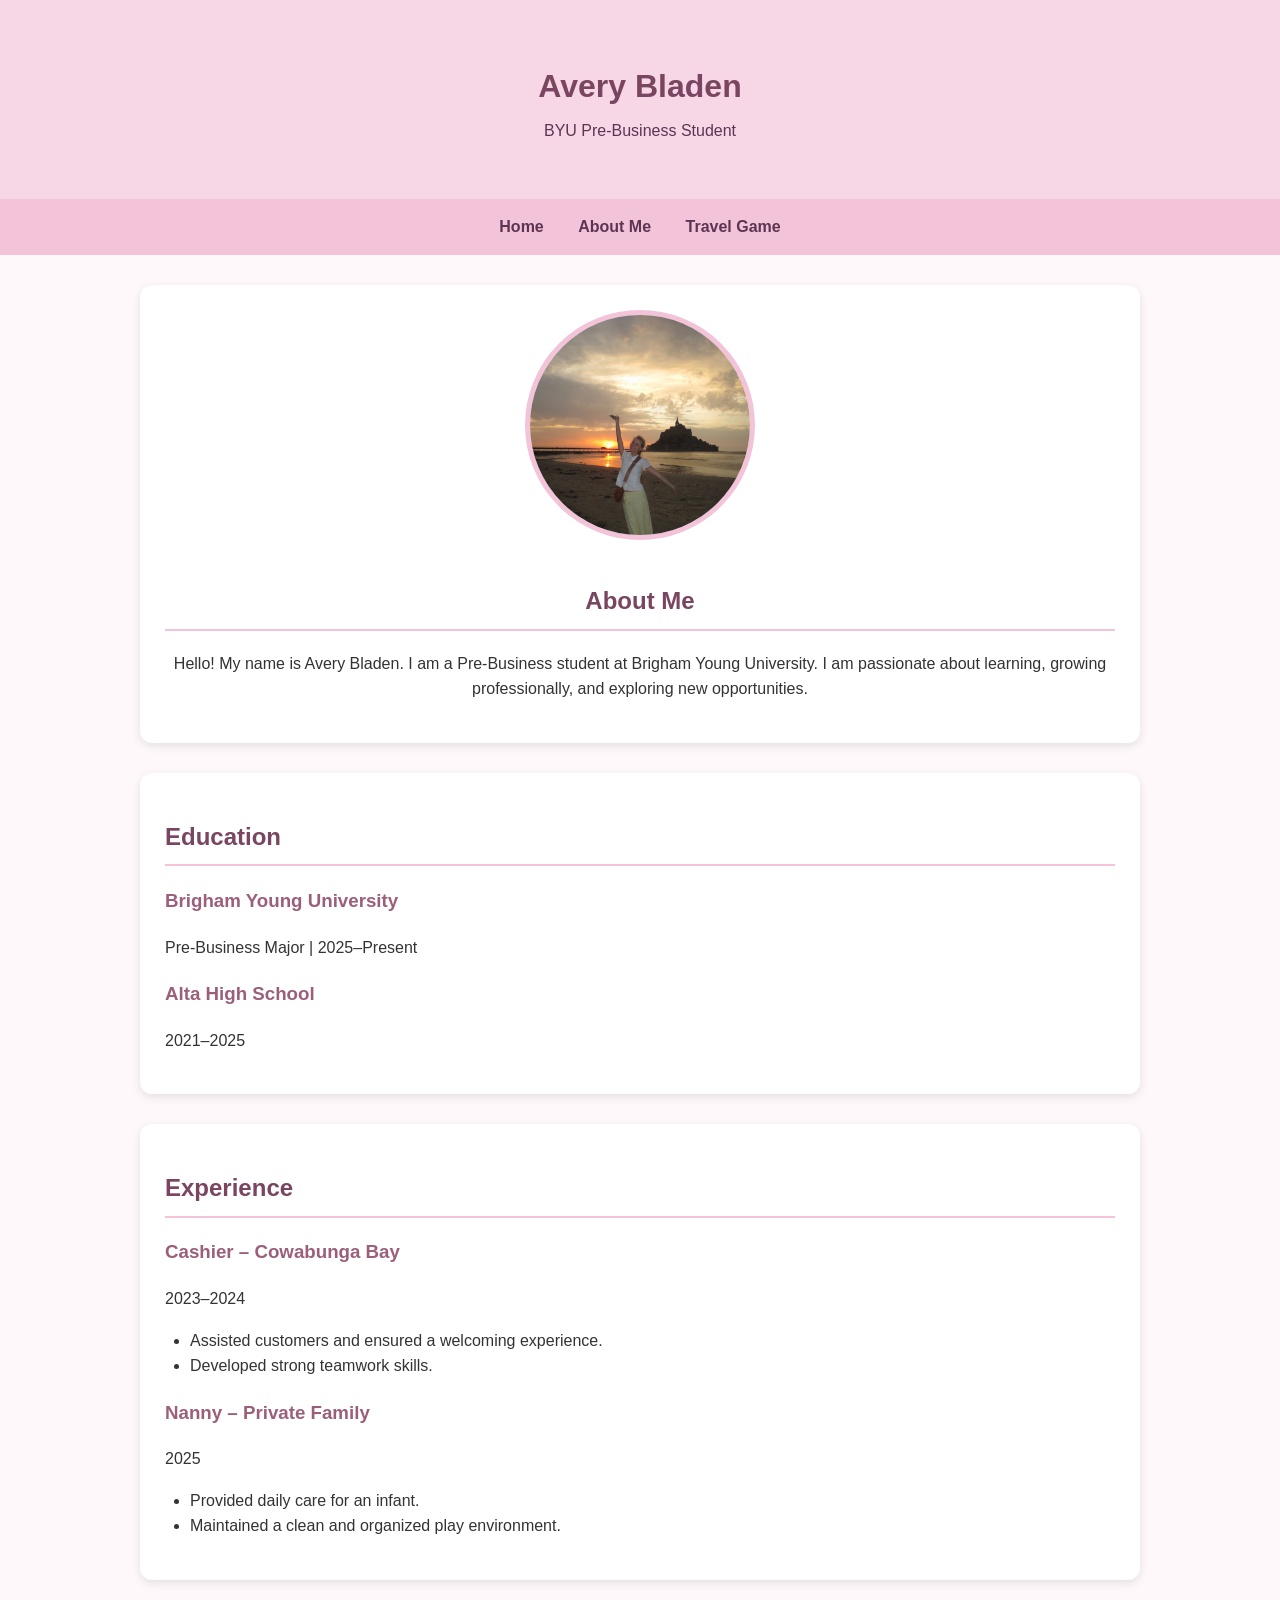
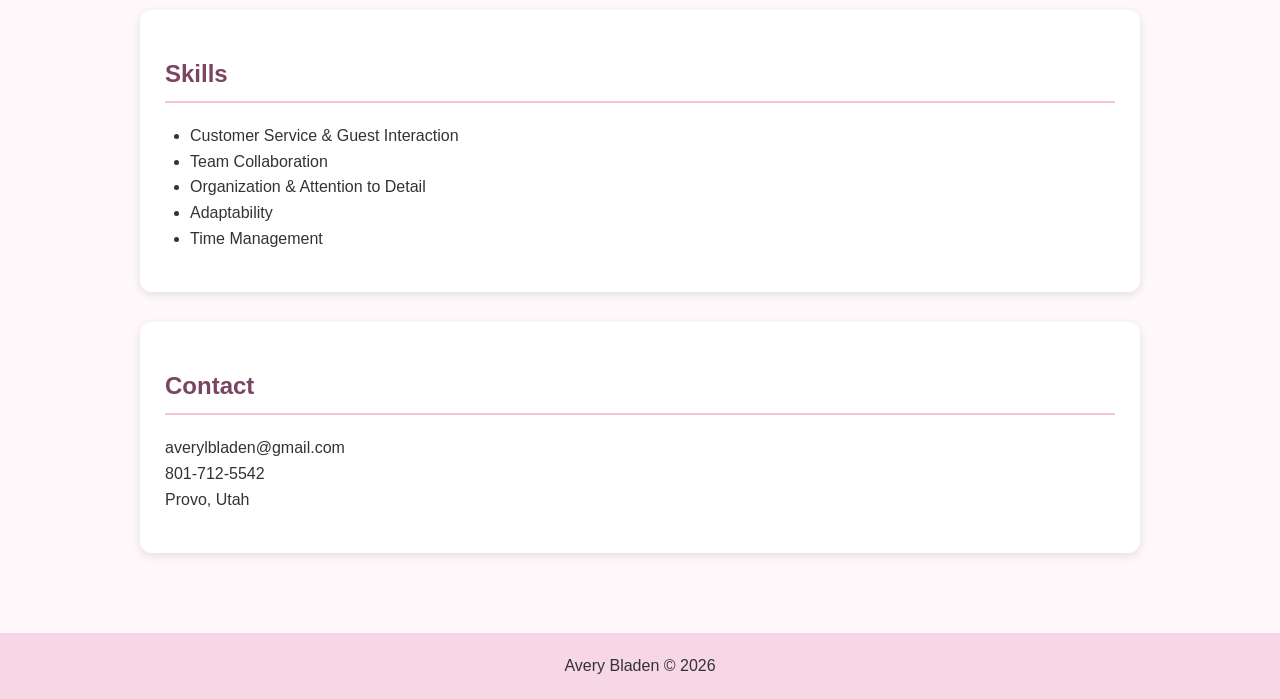
<file: index.html>
<!DOCTYPE html>
<html lang="en">

<head>
    <meta charset="UTF-8">
    <title>Avery Bladen</title>
    <link rel="stylesheet" href="styles/styles.css">
</head>

<body>

<header>
    <h1>Avery Bladen</h1>
    <p>BYU Pre-Business Student</p>
</header>

<nav>
    <a href="index.html">Home</a>
    <a href="scratch.html">About Me</a>
    <a href="app.html">Travel Game</a>
</nav>

<div class="container">

    <!-- ABOUT SECTION -->

    <section class="section center">

        <img src="images/IMG_5725.JPG"
             alt="Avery Bladen"
             class="headshot">

        <h2>About Me</h2>

        <p>
            Hello! My name is Avery Bladen. I am a Pre-Business student at
            Brigham Young University. I am passionate about learning,
            growing professionally, and exploring new opportunities.
        </p>

    </section>

    <!-- EDUCATION -->

    <section class="section">

        <h2>Education</h2>

        <h3>Brigham Young University</h3>
        <p>Pre-Business Major | 2025–Present</p>

        <h3>Alta High School</h3>
        <p>2021–2025</p>

    </section>

    <!-- EXPERIENCE -->

    <section class="section">

        <h2>Experience</h2>

        <h3>Cashier – Cowabunga Bay</h3>
        <p>2023–2024</p>

        <ul>
            <li>Assisted customers and ensured a welcoming experience.</li>
            <li>Developed strong teamwork skills.</li>
        </ul>

        <h3>Nanny – Private Family</h3>
        <p>2025</p>

        <ul>
            <li>Provided daily care for an infant.</li>
            <li>Maintained a clean and organized play environment.</li>
        </ul>

    </section>

    <!-- SKILLS -->

    <section class="section">

        <h2>Skills</h2>

        <ul>
            <li>Customer Service & Guest Interaction</li>
            <li>Team Collaboration</li>
            <li>Organization & Attention to Detail</li>
            <li>Adaptability</li>
            <li>Time Management</li>
        </ul>

    </section>

    <!-- CONTACT -->

    <section class="section">

        <h2>Contact</h2>

        <p>
            averylbladen@gmail.com<br>
            801-712-5542<br>
            Provo, Utah
        </p>

    </section>

</div>

<footer>
    Avery Bladen © 2026
</footer>

</body>
</html>
</file>
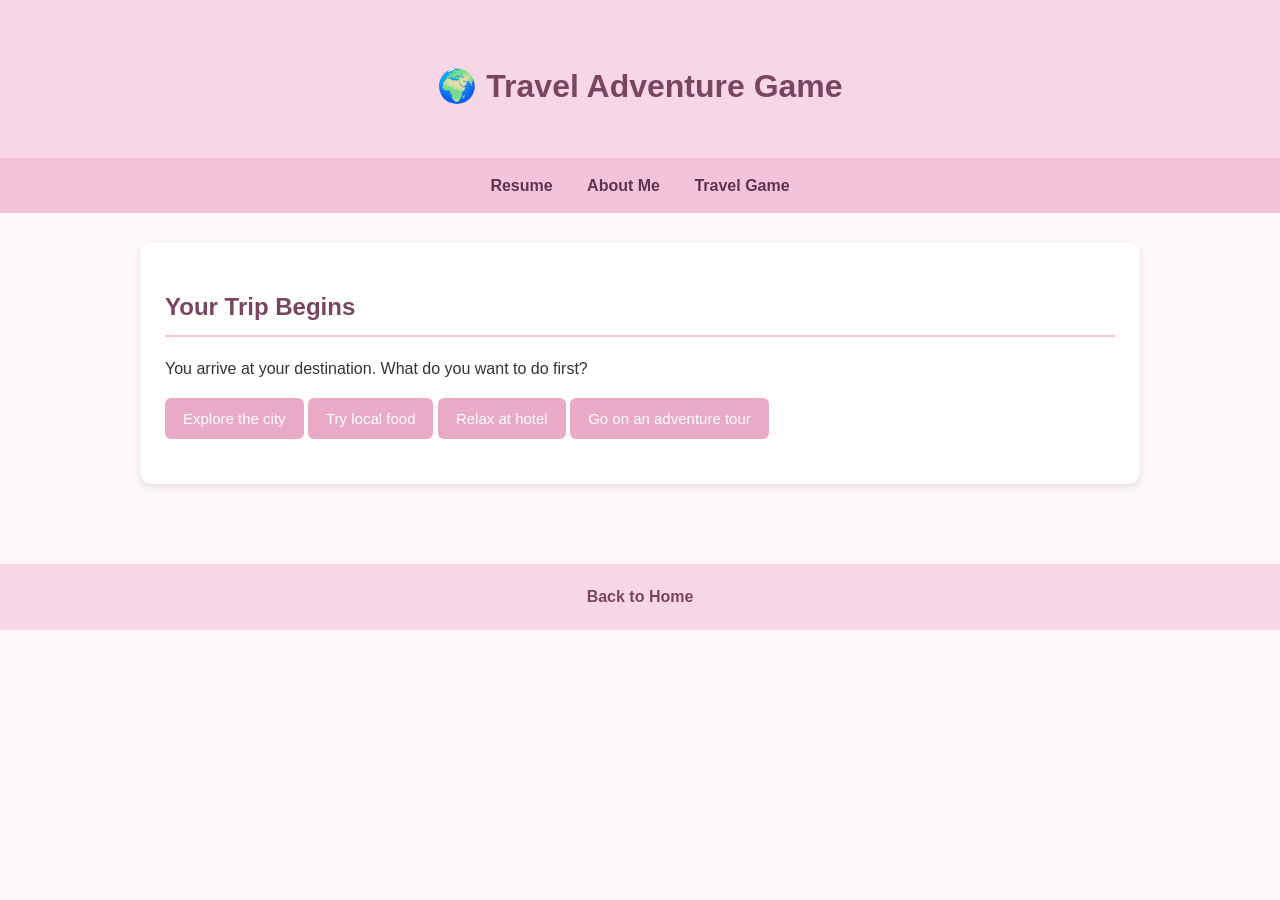
<file: app.html>
<!DOCTYPE html>
<html lang="en">

<head>
    <meta charset="UTF-8">
    <title>Travel Adventure Game</title>
    <link rel="stylesheet" href="styles/styles.css">
</head>

<body>

<header>
    <h1>🌍 Travel Adventure Game</h1>
</header>

<nav>
    <a href="index.html">Resume</a>
    <a href="scratch.html">About Me</a>
    <a href="app.html">Travel Game</a>
</nav>

<div class="container">

    <section class="section">

        <h2 id="title">Your Trip Begins</h2>

        <p id="story">
            You arrive at your destination. What do you want to do first?
        </p>

        <div id="choices">

            <button onclick="step('explore')">Explore the city</button>
            <button onclick="step('food')">Try local food</button>
            <button onclick="step('relax')">Relax at hotel</button>
            <button onclick="step('adventure')">Go on an adventure tour</button>

        </div>

        <h3 id="result"></h3>

    </section>

</div>

<footer>
    <a href="index.html">Back to Home</a>
</footer>

<script>

function step(choice) {

    let story = document.getElementById("story");
    let title = document.getElementById("title");
    let choices = document.getElementById("choices");
    let result = document.getElementById("result");

    // FIRST LEVEL CHOICES

    if (choice === "explore") {

        title.innerHTML = "City Explorer Route";
        story.innerHTML = "You wander into a busy street full of shops and music. What next?";

        choices.innerHTML =
            `<button onclick="end('You found hidden street art and local markets! 🎨')">Visit markets</button>
             <button onclick="end('You discovered a beautiful historic landmark! 🏛️')">Visit landmarks</button>
             <button onclick="end('You got lost but found a cute café! ☕')">Get lost exploring</button>`;
    }

    else if (choice === "food") {

        title.innerHTML = "Food Lover Route";
        story.innerHTML = "You smell amazing food everywhere. What do you try first?";

        choices.innerHTML =
            `<button onclick="end('You tried a famous local dish and loved it! 🍜')">Local dish</button>
             <button onclick="end('You joined a cooking class and learned a recipe! 👩‍🍳')">Cooking class</button>
             <button onclick="end('You explored street food stalls all night! 🌮')">Street food tour</button>`;
    }

    else if (choice === "relax") {

        title.innerHTML = "Relaxation Route";
        story.innerHTML = "You’re finally resting. What kind of relaxation do you choose?";

        choices.innerHTML =
            `<button onclick="end('You spent the day at a luxury spa! 💆‍♀️')">Spa day</button>
             <button onclick="end('You relaxed by the beach with a sunset view! 🌅')">Beach day</button>
             <button onclick="end('You stayed in and watched movies all day! 🎬')">Hotel chill day</button>`;
    }

    else if (choice === "adventure") {

        title.innerHTML = "Adventure Route";
        story.innerHTML = "You’re ready for excitement. What adventure do you pick?";

        choices.innerHTML =
            `<button onclick="end('You went hiking and saw an incredible view! 🏔️')">Hiking</button>
             <button onclick="end('You went ziplining through the jungle! 🌿')">Ziplining</button>
             <button onclick="end('You went scuba diving and saw marine life! 🐠')">Scuba diving</button>`;
    }

}

// FINAL END SCREEN

function end(message) {

    document.getElementById("title").innerHTML = "Your Travel Story Ends ✈️";
    document.getElementById("story").innerHTML = message;

    document.getElementById("choices").innerHTML =
        `<button onclick="location.reload()">Play Again</button>`;

    document.getElementById("result").innerHTML =
        "Thanks for playing!";
}

</script>

</body>
</html>
</file>
<file: styles/styles.css>
/* GENERAL PAGE STYLING */

body {
    margin: 0;
    font-family: Arial, Helvetica, sans-serif;
    background-color: #fff8fb;
    color: #333333;
    line-height: 1.6;
}

/* HEADER */

header {
    background-color: #f7d6e6;
    text-align: center;
    padding: 40px 20px;
}

header h1 {
    margin-bottom: 5px;
    color: #7a4561;
}

header p {
    margin-top: 0;
    color: #5c3553;
}

/* NAVIGATION */

nav {
    background-color: #f3c4d9;
    padding: 15px;
    text-align: center;
    position: sticky;
    top: 0;
}

nav a {
    text-decoration: none;
    color: #5c3553;
    font-weight: bold;
    margin: 0 15px;
    transition: 0.3s;
}

nav a:hover {
    color: #b15c8a;
}

/* MAIN CONTENT */

.container {
    width: 85%;
    max-width: 1000px;
    margin: auto;
    padding: 30px 0;
}

/* SECTIONS */

.section {
    background-color: white;
    margin-bottom: 30px;
    padding: 25px;
    border-radius: 12px;
    box-shadow: 0px 3px 10px rgba(0, 0, 0, 0.1);
}

/* HEADINGS */

h2 {
    color: #7a4561;
    border-bottom: 2px solid #f3c4d9;
    padding-bottom: 8px;
}

h3 {
    color: #9b5f7b;
}

/* CENTERED CONTENT */

.center {
    text-align: center;
}

/* HEADSHOT */

.headshot {
    width: 220px;
    height: 220px;
    border-radius: 50%;
    object-fit: cover;
    border: 5px solid #f3c4d9;
    margin-bottom: 15px;
}

/* LISTS */

ul,
ol {
    padding-left: 25px;
}

/* SCRATCH PAGE DIVS */

.div1 {
    background-color: #fff0f6;
    border-left: 5px solid #f3c4d9;
    padding: 15px;
    margin-bottom: 20px;
    border-radius: 8px;
}

.div2 {
    background-color: #ffe8f2;
    border-left: 5px solid #e9aac7;
    padding: 15px;
    margin-bottom: 20px;
    border-radius: 8px;
}

.div3 {
    background-color: #fff4f8;
    border-left: 5px solid #d993b3;
    padding: 15px;
    margin-bottom: 20px;
    border-radius: 8px;
}

/* IMAGES */

img {
    max-width: 100%;
    border-radius: 10px;
}

/* YOUTUBE VIDEO */

iframe {
    max-width: 100%;
    border-radius: 10px;
    display: block;
    margin: auto;
}

/* TABLEAU SECTION */

.tableauPlaceholder {
    width: 100%;
    overflow-x: auto;
}

/* QUIZ SECTION */

select {
    padding: 8px;
    margin-top: 5px;
    margin-bottom: 10px;
    border: 1px solid #d9a8c0;
    border-radius: 5px;
}

button {
    background-color: #e9aac7;
    color: white;
    border: none;
    padding: 12px 18px;
    border-radius: 6px;
    cursor: pointer;
    font-size: 15px;
}

button:hover {
    background-color: #d993b3;
}

/* RESULT TEXT */

#result {
    margin-top: 20px;
    color: #7a4561;
}

/* FOOTER */

footer {
    background-color: #f7d6e6;
    text-align: center;
    padding: 20px;
    margin-top: 20px;
}

footer a {
    color: #7a4561;
    text-decoration: none;
    font-weight: bold;
}

footer a:hover {
    color: #b15c8a;
}
</file>
